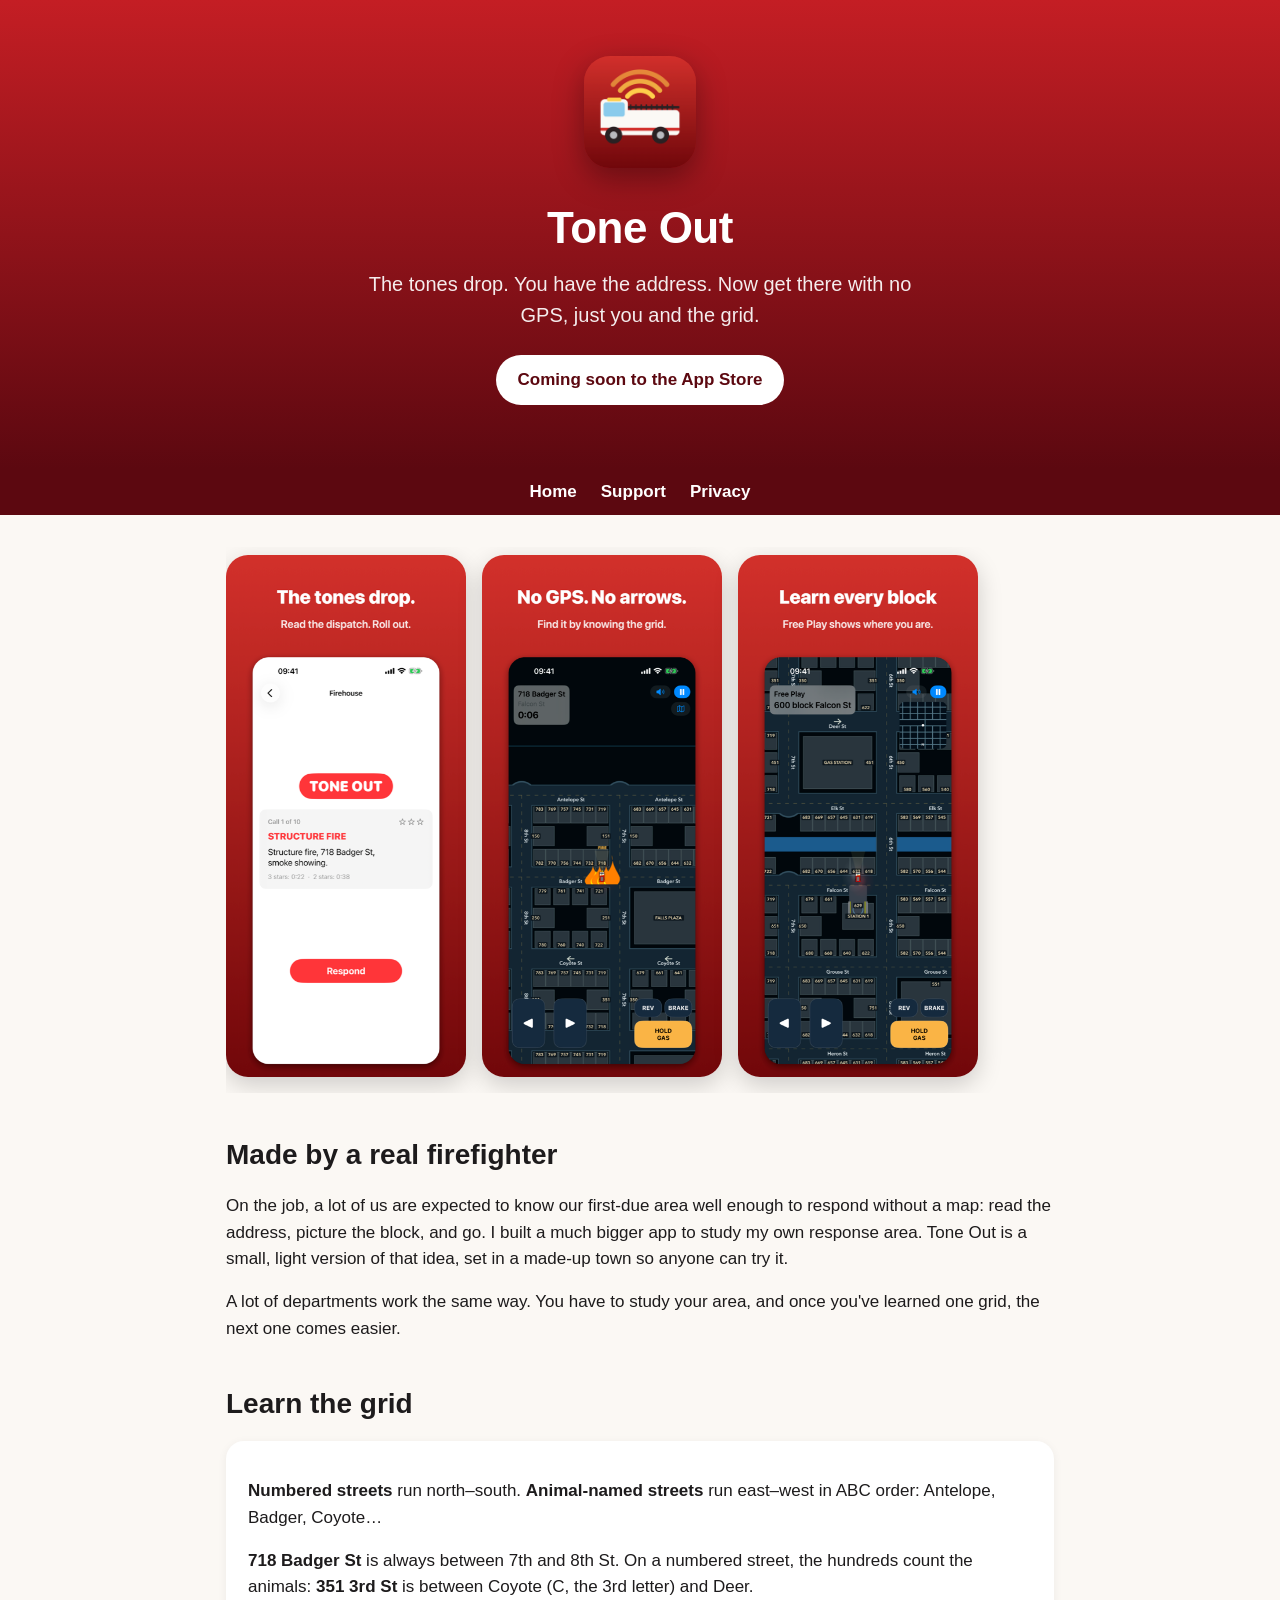
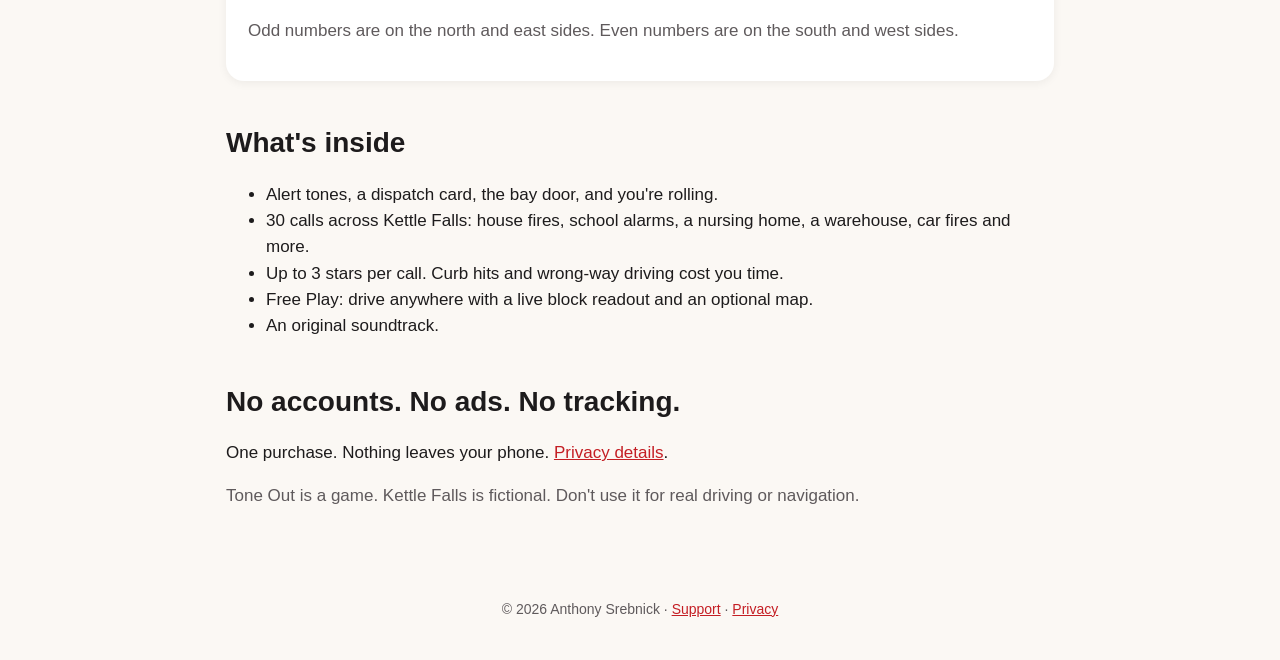
<file: index.html>
<!doctype html>
<html lang="en">
<head>
  <meta charset="utf-8">
  <meta name="viewport" content="width=device-width, initial-scale=1">
  <title>Tone Out: Fire Engine Run</title>
  <meta name="description" content="A driving game made by a real firefighter. Learn a town's grid and respond without GPS.">
  <link rel="icon" href="img/icon.png">
  <link rel="stylesheet" href="style.css">
</head>
<body>
  <header class="hero">
    <img class="icon" src="img/icon.png" alt="Tone Out app icon">
    <h1>Tone Out</h1>
    <p>The tones drop. You have the address. Now get there with no GPS, just you and the grid.</p>
    <a class="badge" href="#">Coming soon to the App Store</a>
  </header>
  <nav class="top"><a href="index.html">Home</a><a href="support.html">Support</a><a href="privacy.html">Privacy</a></nav>
  <main>
    <div class="shots">
      <img src="img/01-tones.png" alt="Alert tones and a dispatch card">
      <img src="img/02-fire.png" alt="Driving to the fire through the street grid">
      <img src="img/03-freeplay.png" alt="Free Play with a block readout">
    </div>

    <h2>Made by a real firefighter</h2>
    <p>On the job, a lot of us are expected to know our first-due area well enough to respond without a map: read the address, picture the block, and go. I built a much bigger app to study my own response area. Tone Out is a small, light version of that idea, set in a made-up town so anyone can try it.</p>
    <p>A lot of departments work the same way. You have to study your area, and once you've learned one grid, the next one comes easier.</p>

    <h2>Learn the grid</h2>
    <div class="card">
      <p><strong>Numbered streets</strong> run north–south. <strong>Animal-named streets</strong> run east–west in ABC order: Antelope, Badger, Coyote…</p>
      <p><strong>718 Badger St</strong> is always between 7th and 8th St. On a numbered street, the hundreds count the animals: <strong>351 3rd St</strong> is between Coyote (C, the 3rd letter) and Deer.</p>
      <p class="muted">Odd numbers are on the north and east sides. Even numbers are on the south and west sides.</p>
    </div>

    <h2>What's inside</h2>
    <ul>
      <li>Alert tones, a dispatch card, the bay door, and you're rolling.</li>
      <li>30 calls across Kettle Falls: house fires, school alarms, a nursing home, a warehouse, car fires and more.</li>
      <li>Up to 3 stars per call. Curb hits and wrong-way driving cost you time.</li>
      <li>Free Play: drive anywhere with a live block readout and an optional map.</li>
      <li>An original soundtrack.</li>
    </ul>

    <h2>No accounts. No ads. No tracking.</h2>
    <p>One purchase. Nothing leaves your phone. <a href="privacy.html">Privacy details</a>.</p>

    <p class="muted">Tone Out is a game. Kettle Falls is fictional. Don't use it for real driving or navigation.</p>
  </main>
  <footer>© 2026 Anthony Srebnick · <a href="support.html">Support</a> · <a href="privacy.html">Privacy</a></footer>
</body>
</html>
</file>
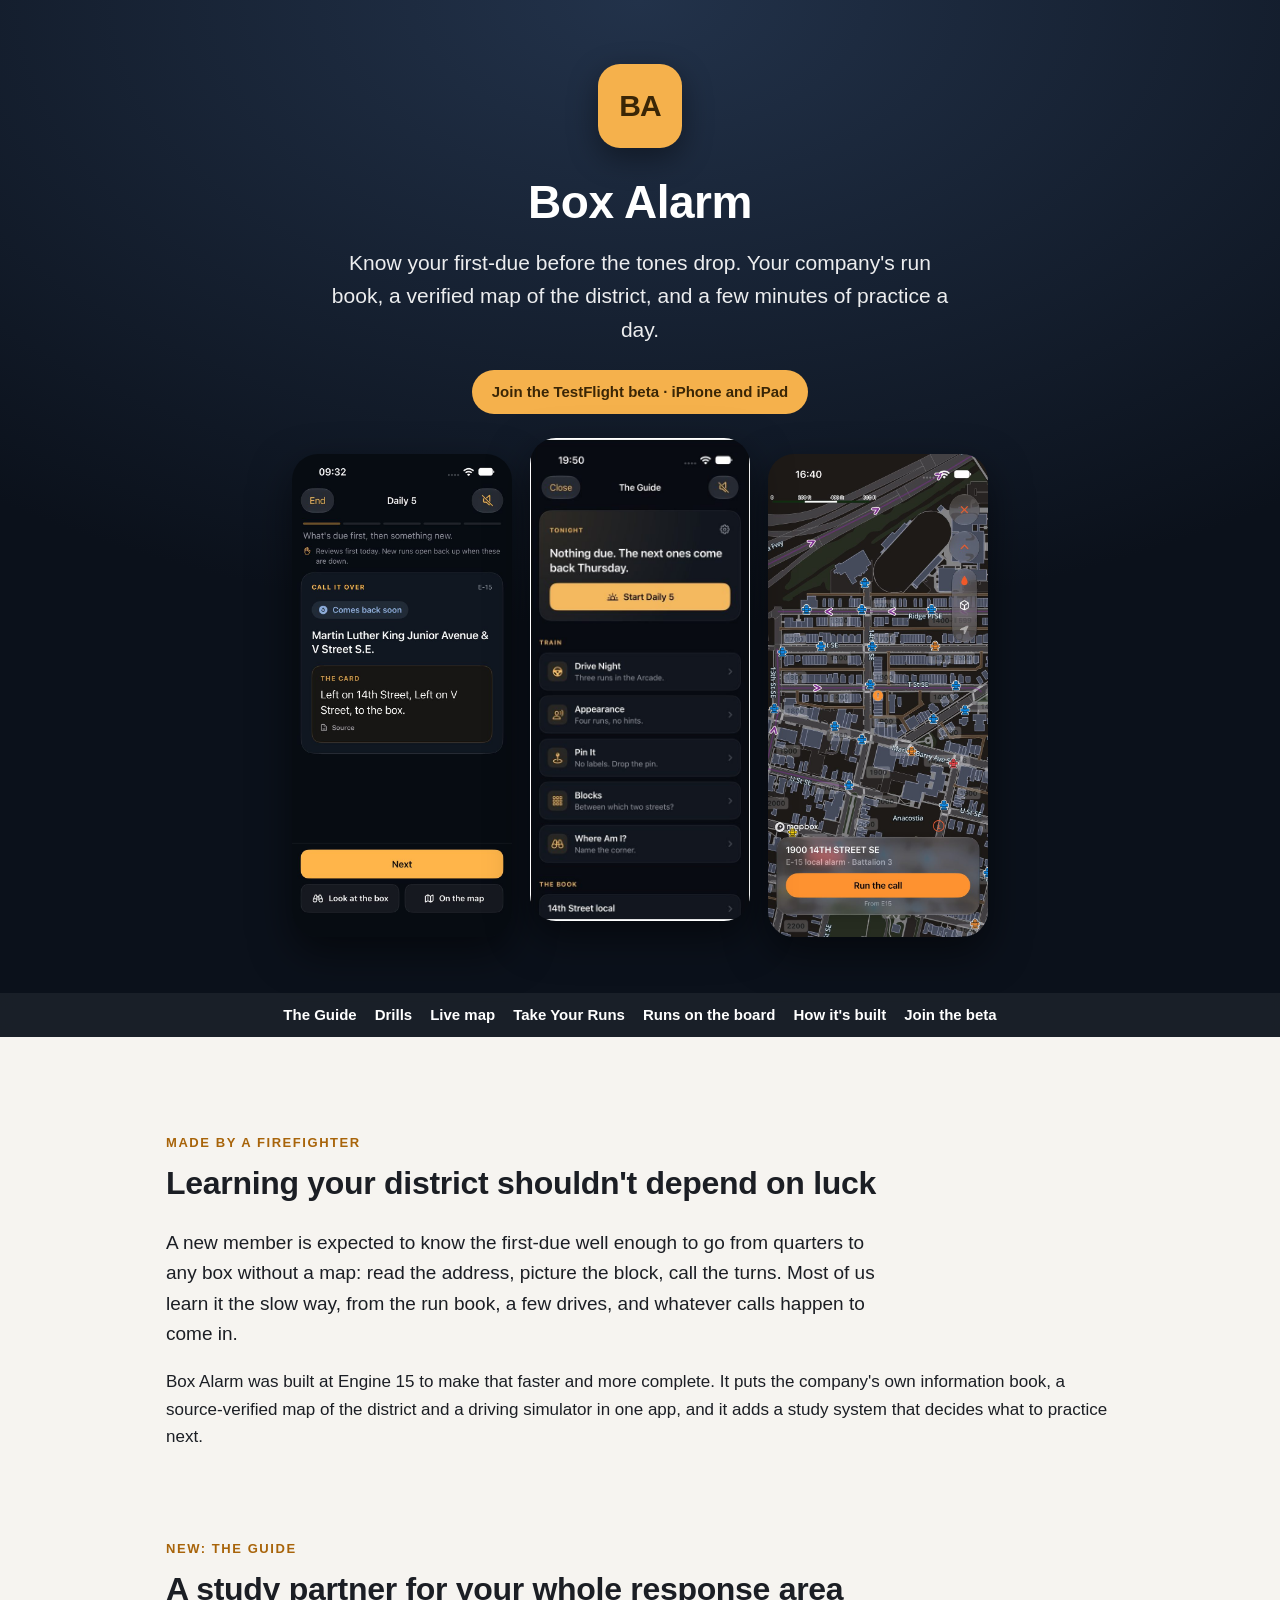
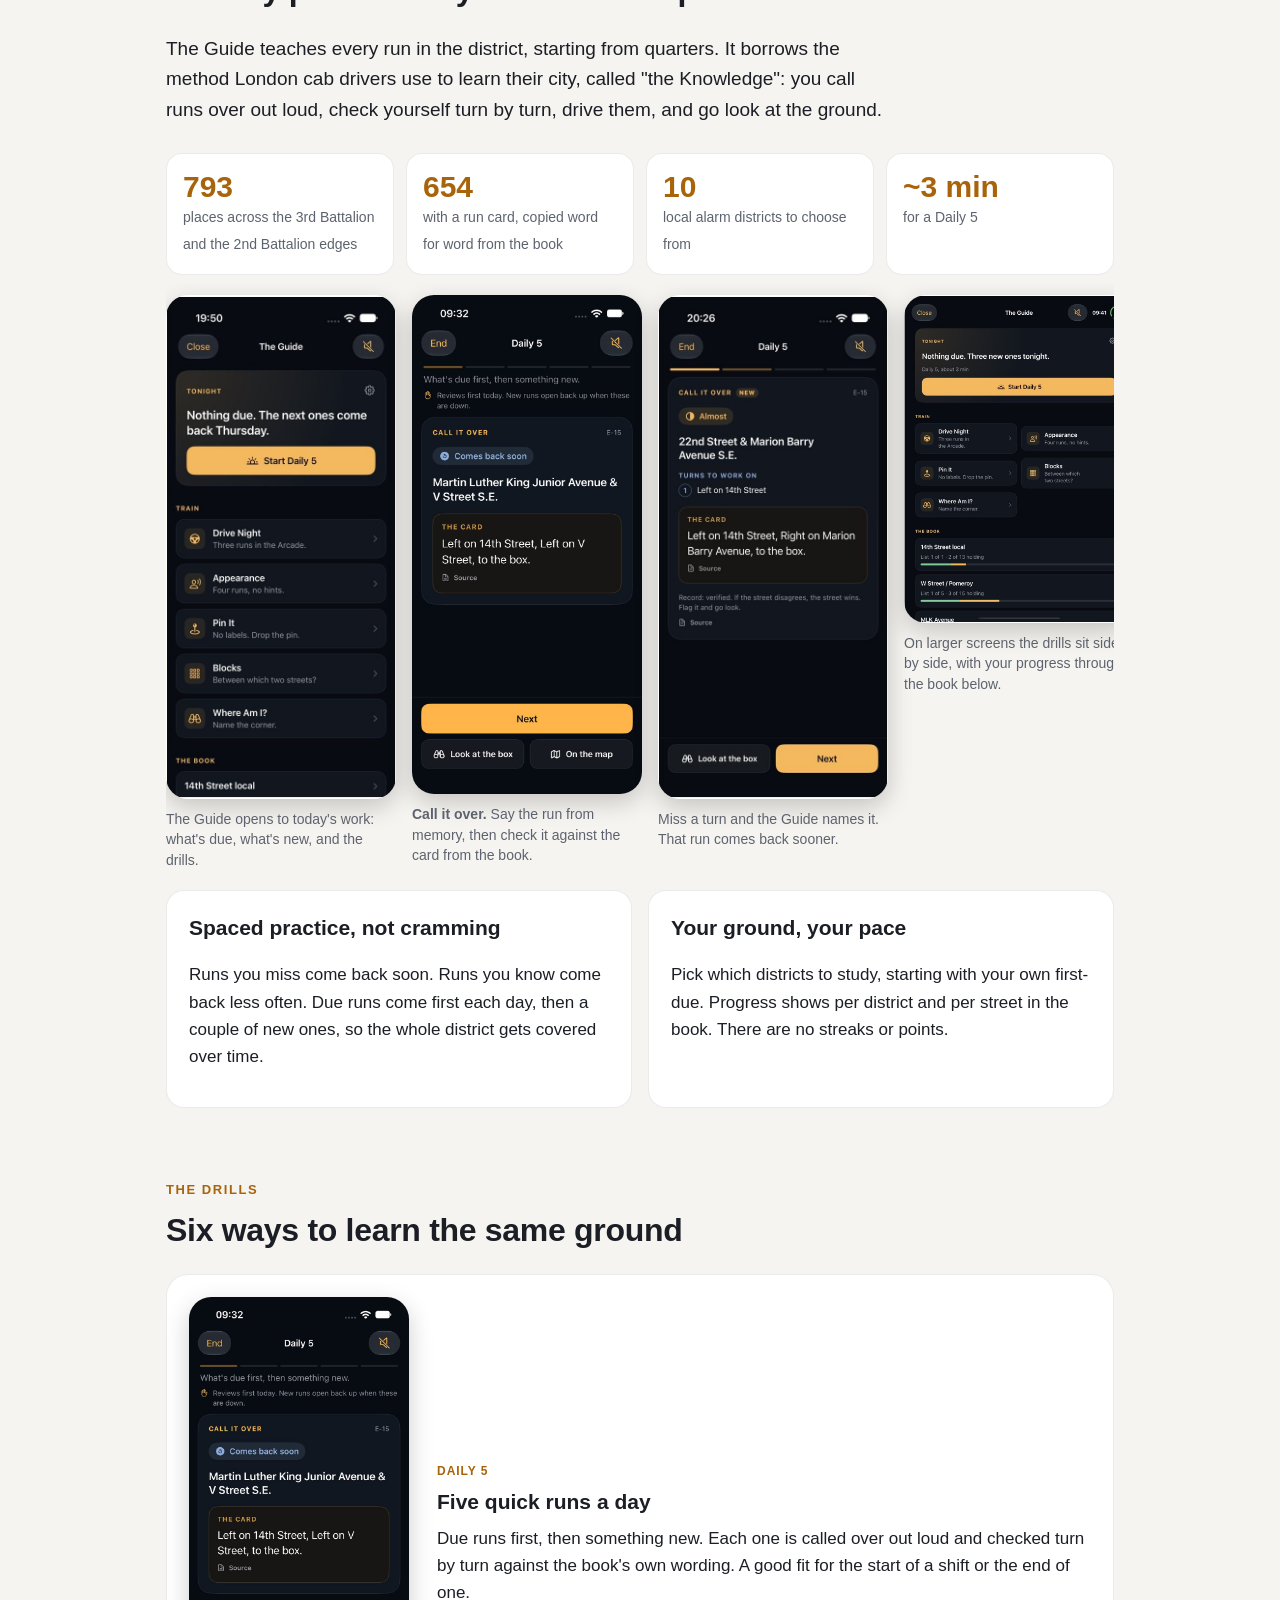
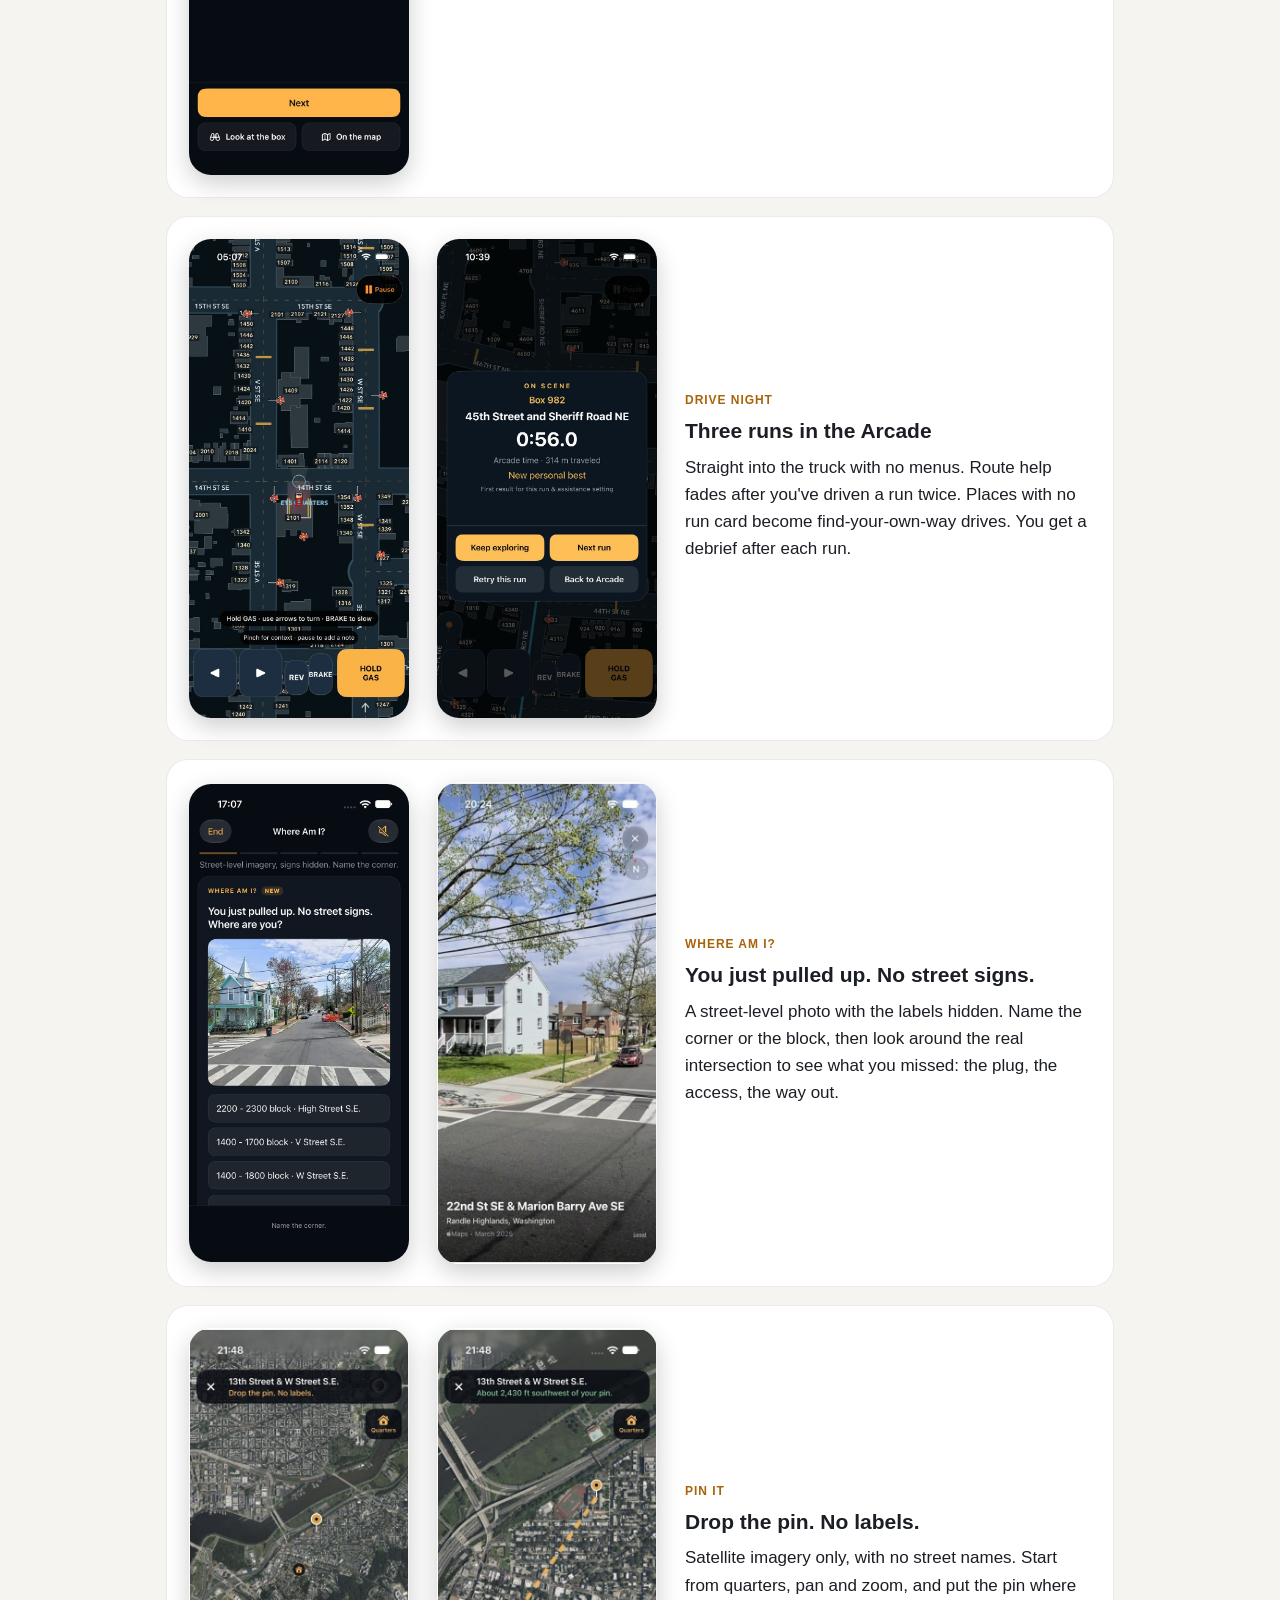
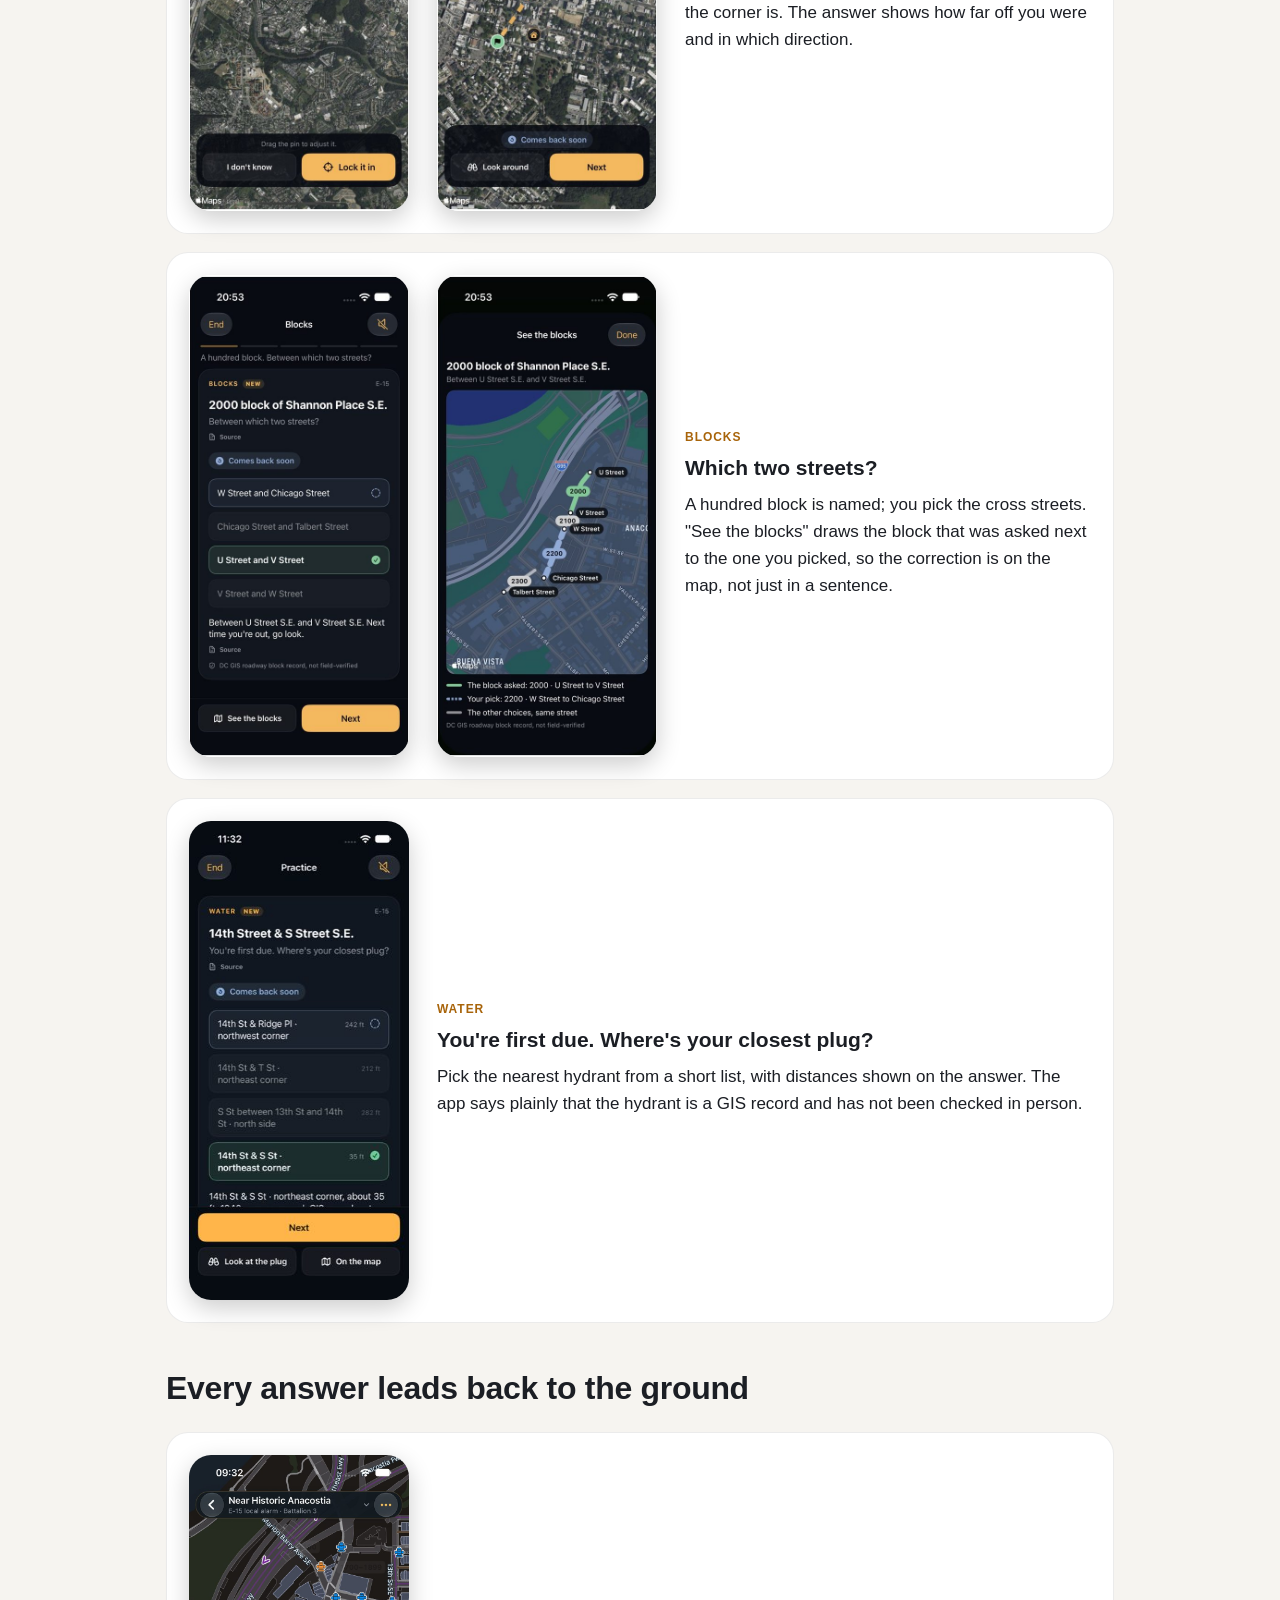
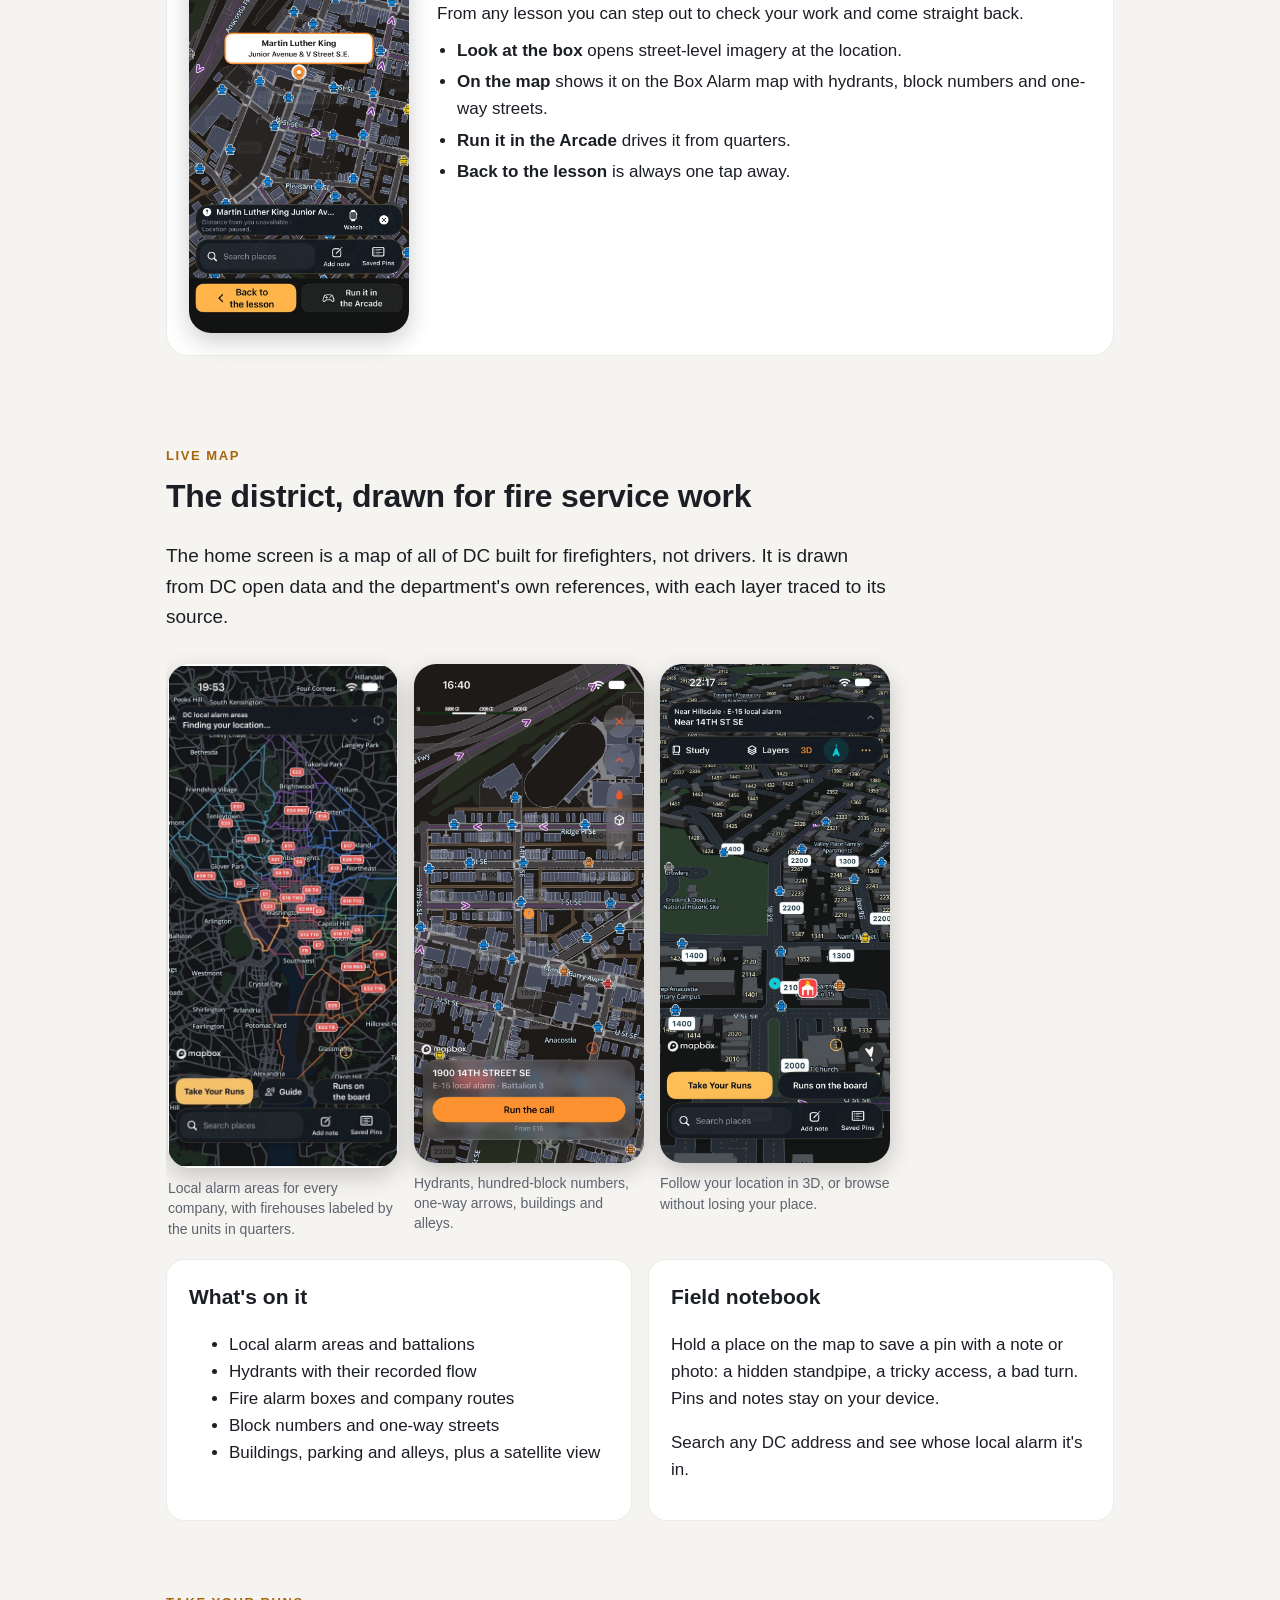
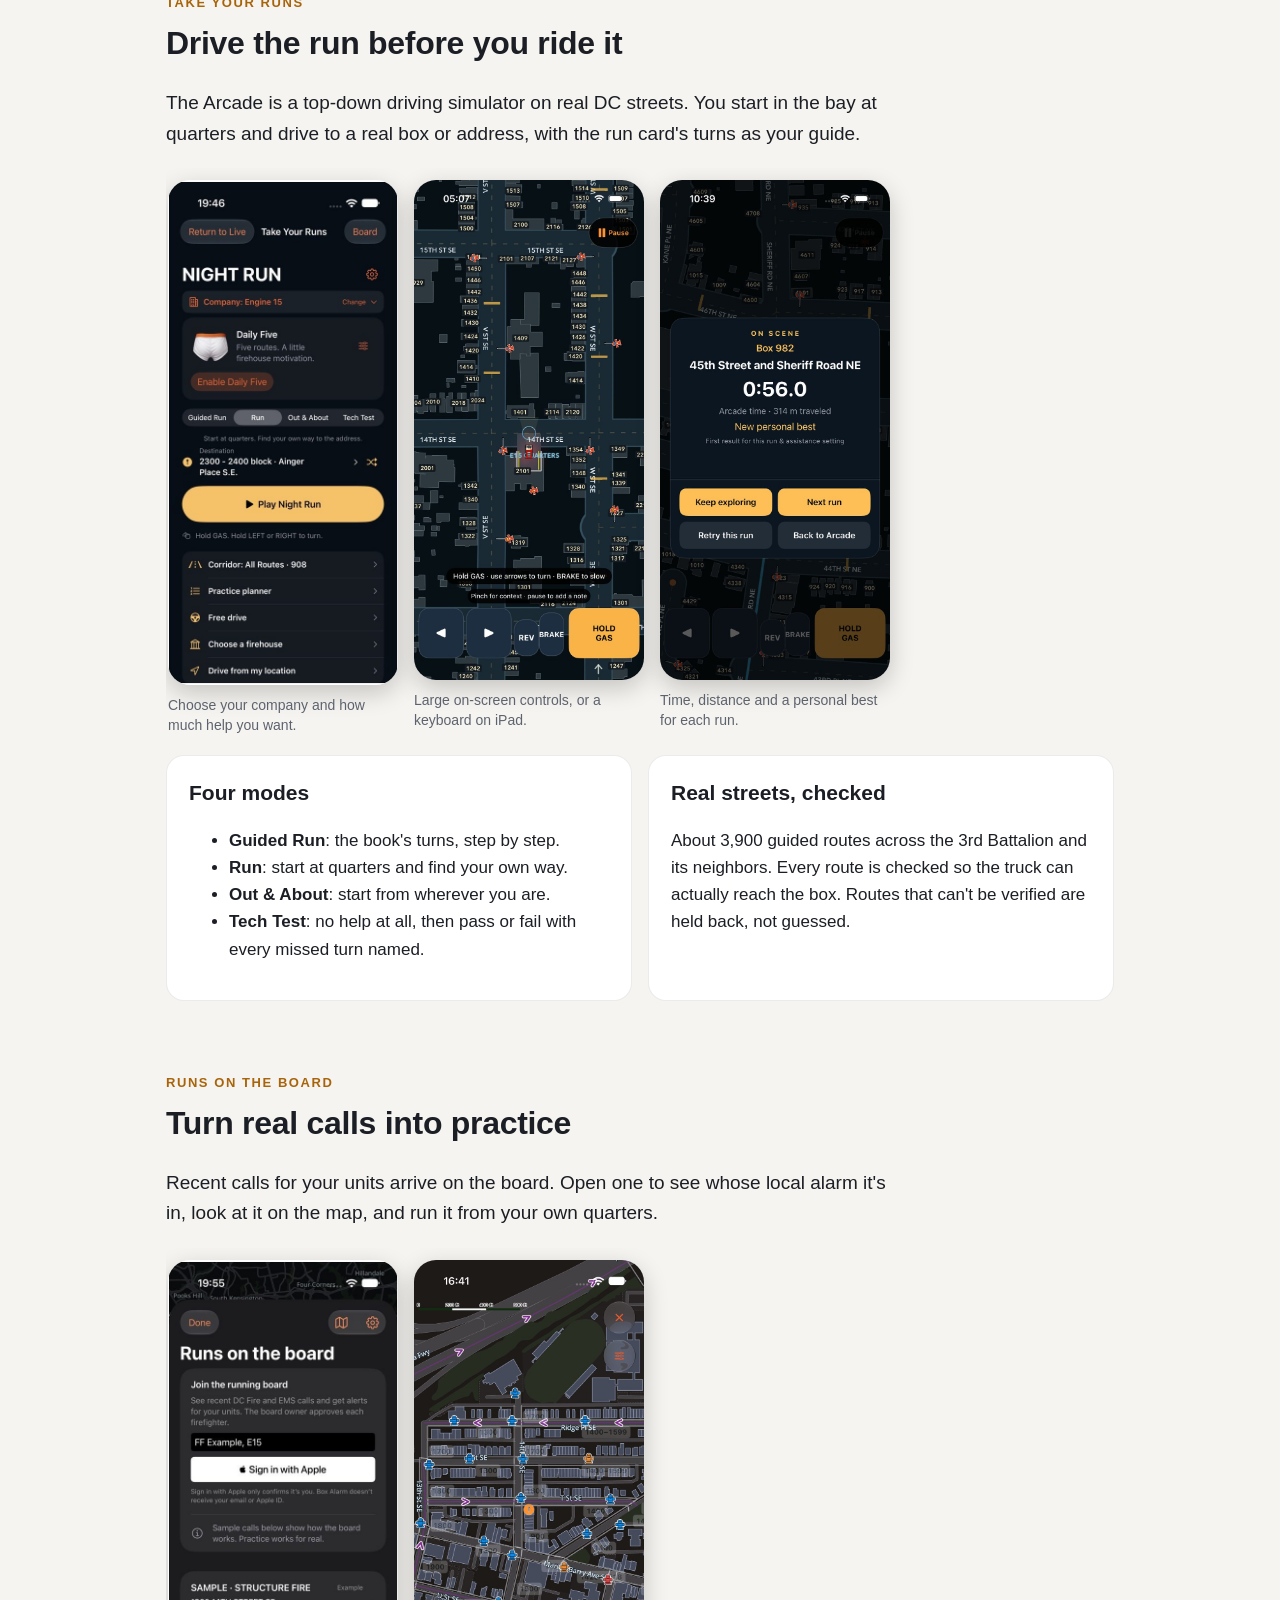
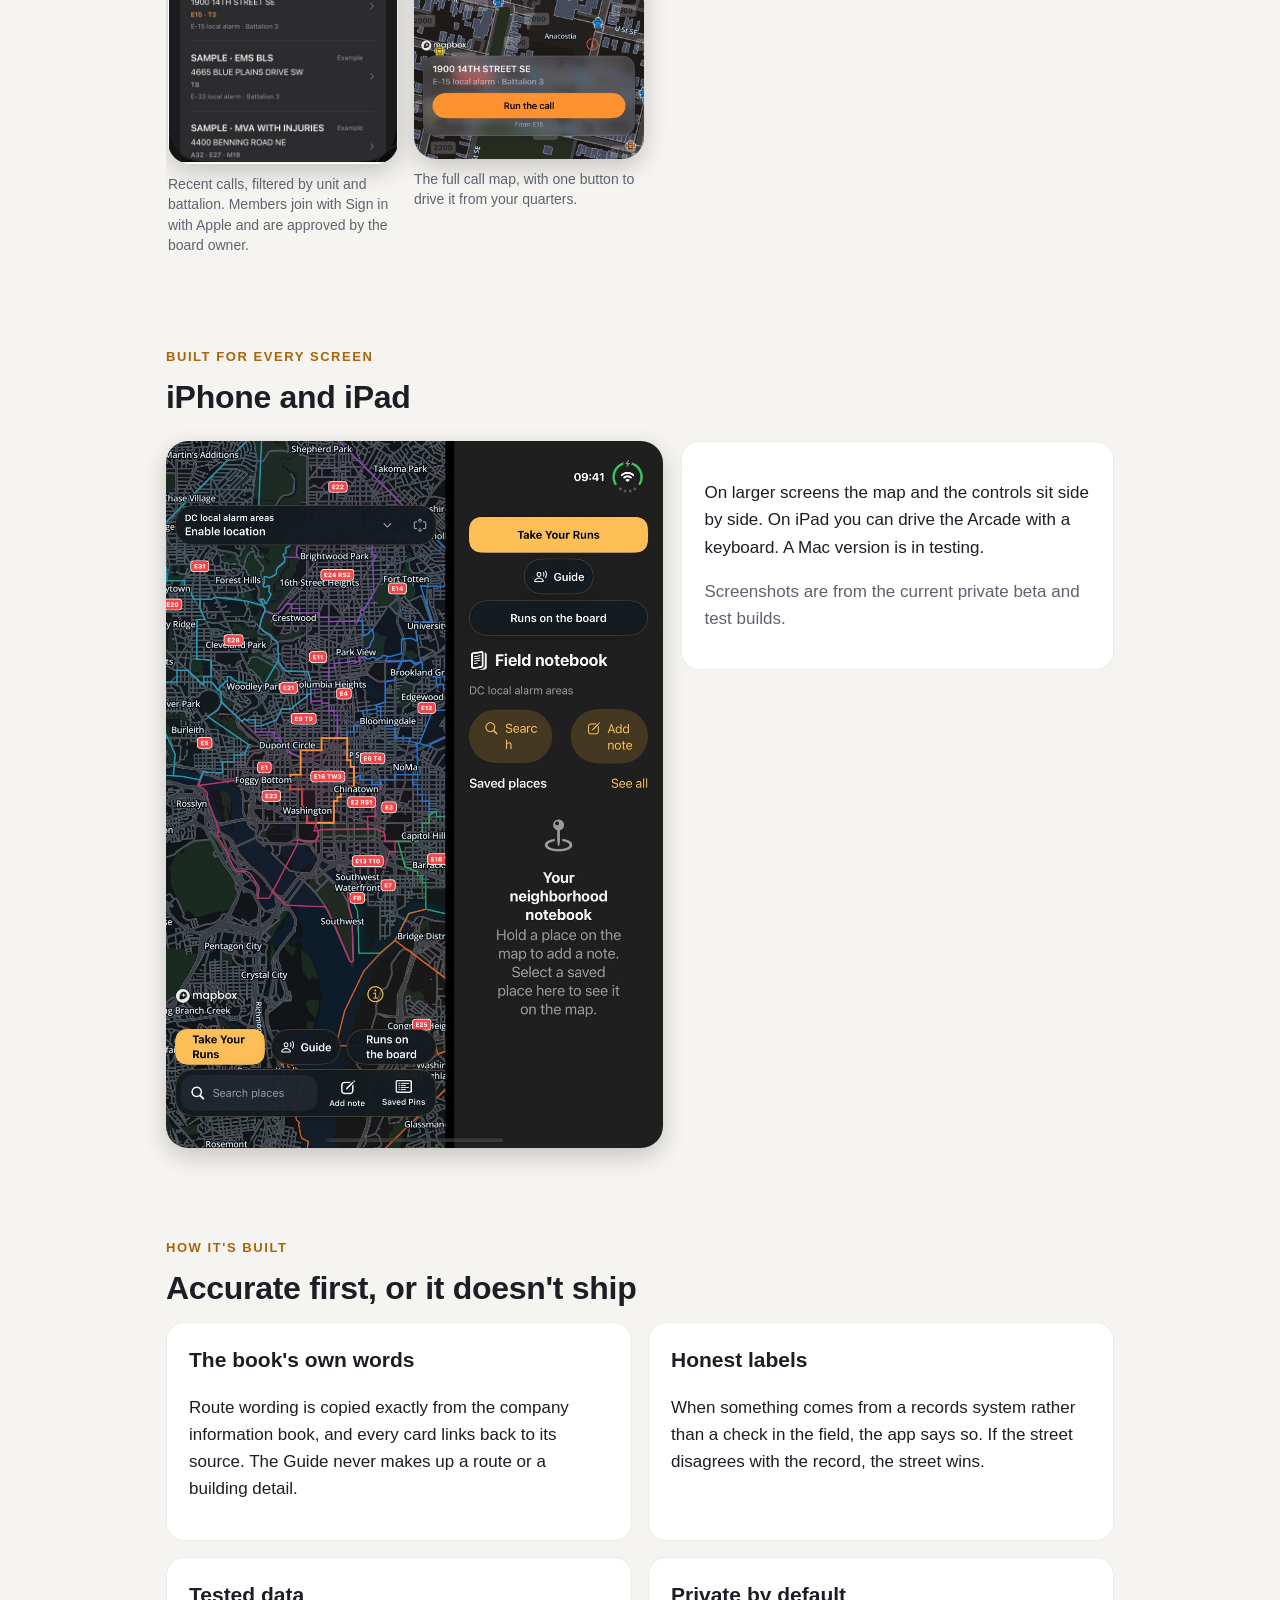
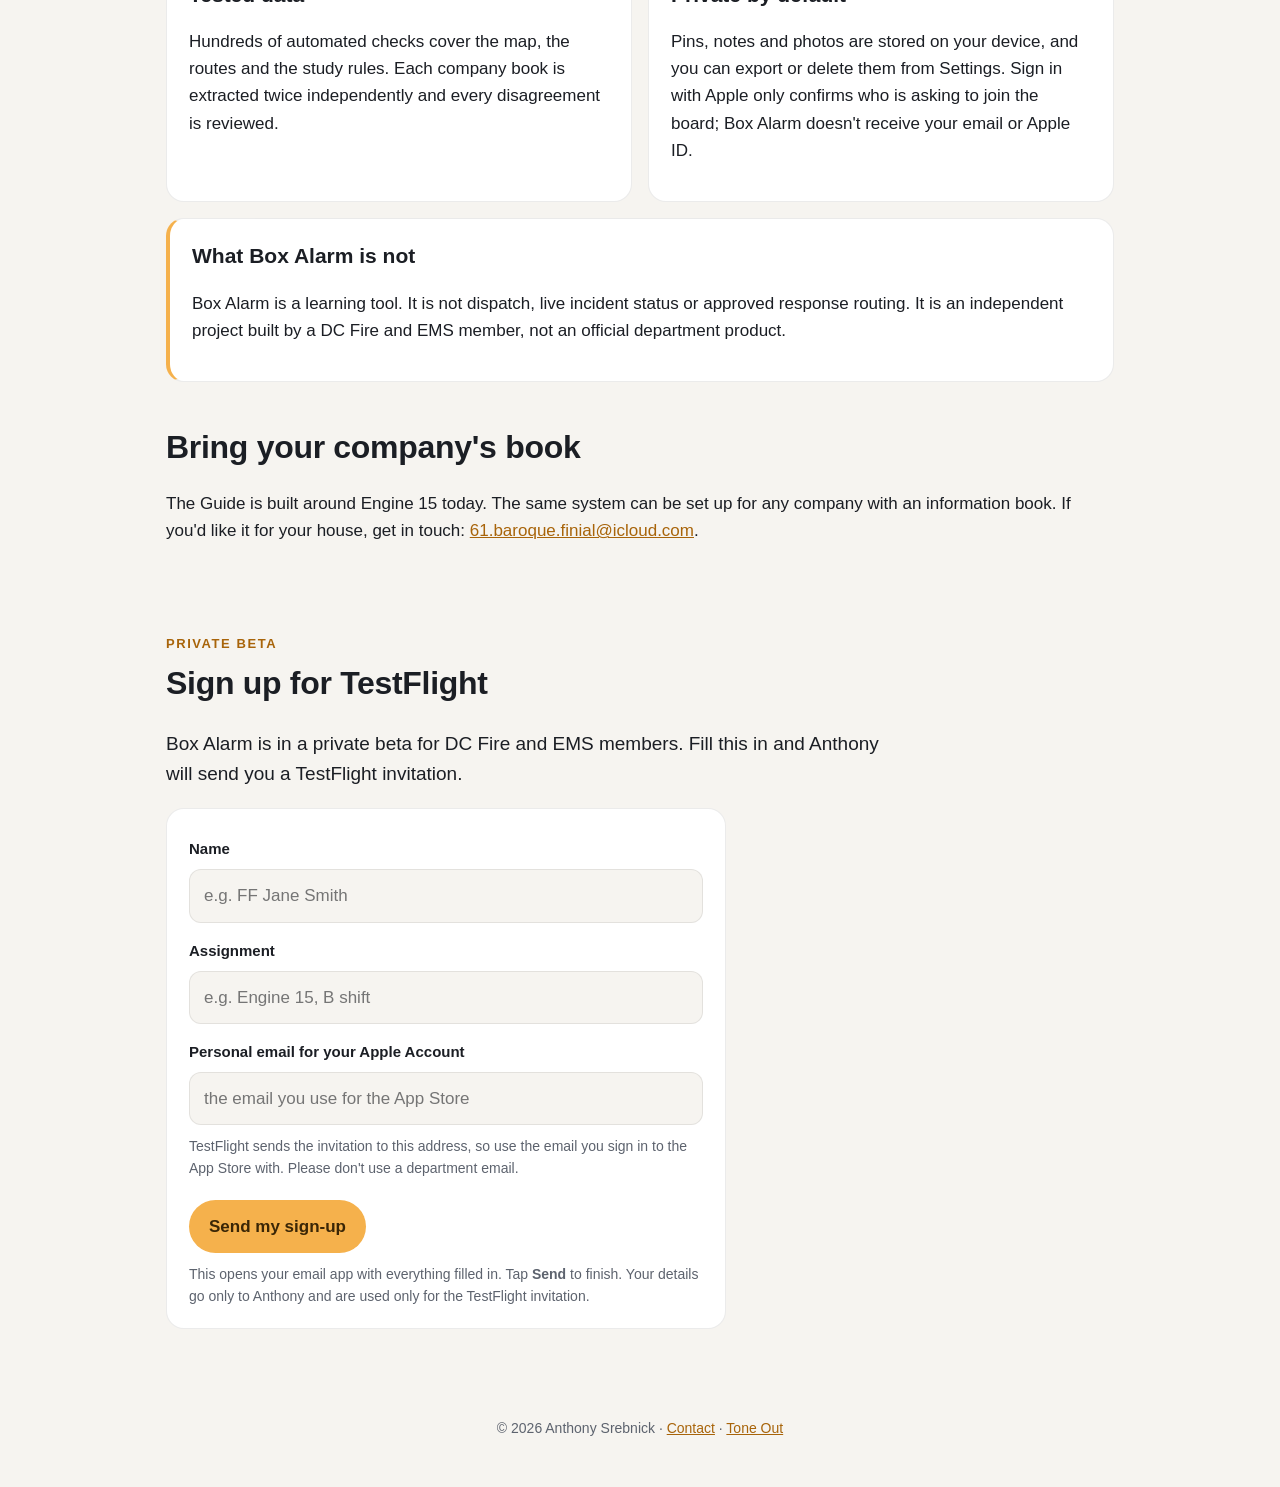
<file: boxalarm/index.html>
<!doctype html>
<html lang="en">
<head>
  <meta charset="utf-8">
  <meta name="viewport" content="width=device-width, initial-scale=1">
  <title>Box Alarm: Know Your First-Due</title>
  <meta name="description" content="A study app for DC firefighters. The Guide teaches your company's response area run by run, from your own information book, with a verified map and practice runs.">
  <link rel="icon" href="data:image/svg+xml,%3Csvg xmlns='http://www.w3.org/2000/svg' viewBox='0 0 64 64'%3E%3Crect width='64' height='64' rx='14' fill='%23f5b14c'/%3E%3Ctext x='32' y='42' font-family='Helvetica,Arial' font-weight='800' font-size='28' text-anchor='middle' fill='%233a2606'%3EBA%3C/text%3E%3C/svg%3E">
  <link rel="stylesheet" href="style.css">
</head>
<body>
  <header class="hero">
    <div class="mark" aria-hidden="true">BA</div>
    <h1>Box Alarm</h1>
    <p class="lede">Know your first-due before the tones drop. Your company's run book, a verified map of the district, and a few minutes of practice a day.</p>
    <a class="badge" href="#join">Join the TestFlight beta · iPhone and iPad</a>
    <div class="hero-shots">
      <img src="img/daily5-card.jpg" alt="Daily 5: call over the run to Martin Luther King Jr Ave and V St SE, then check it against the card">
      <img src="img/guide-home.jpg" alt="The Guide home screen with Daily 5 and the training drills">
      <img src="img/call-map.jpg" alt="Full-screen call map with hydrants, block numbers and one-way arrows">
    </div>
  </header>
  <nav class="top">
    <a href="#guide">The Guide</a><a href="#drills">Drills</a><a href="#map">Live map</a><a href="#arcade">Take Your Runs</a><a href="#board">Runs on the board</a><a href="#trust">How it's built</a><a href="#join">Join the beta</a>
  </nav>

  <main>
    <section>
      <p class="kicker">Made by a firefighter</p>
      <h2>Learning your district shouldn't depend on luck</h2>
      <p class="intro">A new member is expected to know the first-due well enough to go from quarters to any box without a map: read the address, picture the block, call the turns. Most of us learn it the slow way, from the run book, a few drives, and whatever calls happen to come in.</p>
      <p>Box Alarm was built at Engine 15 to make that faster and more complete. It puts the company's own information book, a source-verified map of the district and a driving simulator in one app, and it adds a study system that decides what to practice next.</p>
    </section>

    <section id="guide">
      <p class="kicker">New: The Guide</p>
      <h2>A study partner for your whole response area</h2>
      <p class="intro">The Guide teaches every run in the district, starting from quarters. It borrows the method London cab drivers use to learn their city, called "the Knowledge": you call runs over out loud, check yourself turn by turn, drive them, and go look at the ground.</p>

      <div class="stats">
        <div class="stat"><b>793</b><span>places across the 3rd Battalion and the 2nd Battalion edges</span></div>
        <div class="stat"><b>654</b><span>with a run card, copied word for word from the book</span></div>
        <div class="stat"><b>10</b><span>local alarm districts to choose from</span></div>
        <div class="stat"><b>~3 min</b><span>for a Daily 5</span></div>
      </div>

      <div class="shots">
        <figure><img src="img/guide-home.jpg" alt="The Guide home"><figcaption>The Guide opens to today's work: what's due, what's new, and the drills.</figcaption></figure>
        <figure><img src="img/daily5-card.jpg" alt="Daily 5 Call it over card"><figcaption><b>Call it over.</b> Say the run from memory, then check it against the card from the book.</figcaption></figure>
        <figure><img src="img/daily5-almost.jpg" alt="Daily 5 result marked Almost with the turn to work on"><figcaption>Miss a turn and the Guide names it. That run comes back sooner.</figcaption></figure>
        <figure><img src="img/wide-guide.jpg" alt="The Guide on a larger screen"><figcaption>On larger screens the drills sit side by side, with your progress through the book below.</figcaption></figure>
      </div>

      <div class="grid2">
        <div class="card">
          <h3>Spaced practice, not cramming</h3>
          <p>Runs you miss come back soon. Runs you know come back less often. Due runs come first each day, then a couple of new ones, so the whole district gets covered over time.</p>
        </div>
        <div class="card">
          <h3>Your ground, your pace</h3>
          <p>Pick which districts to study, starting with your own first-due. Progress shows per district and per street in the book. There are no streaks or points.</p>
        </div>
      </div>
    </section>

    <section id="drills">
      <p class="kicker">The drills</p>
      <h2>Six ways to learn the same ground</h2>

      <div class="feature">
        <img src="img/daily5-card.jpg" alt="Daily 5">
        <div>
          <span class="tag">Daily 5</span>
          <h3>Five quick runs a day</h3>
          <p>Due runs first, then something new. Each one is called over out loud and checked turn by turn against the book's own wording. A good fit for the start of a shift or the end of one.</p>
        </div>
      </div>

      <div class="feature pair">
        <img src="img/arcade-drive.jpg" alt="Driving a practice run in the Arcade">
        <img src="img/arcade-scene.jpg" alt="On scene result with time and distance">
        <div>
          <span class="tag">Drive Night</span>
          <h3>Three runs in the Arcade</h3>
          <p>Straight into the truck with no menus. Route help fades after you've driven a run twice. Places with no run card become find-your-own-way drives. You get a debrief after each run.</p>
        </div>
      </div>

      <div class="feature pair">
        <img src="img/where-am-i.jpg" alt="Where Am I? street-level photo with no signs">
        <img src="img/look-around.jpg" alt="Apple Look Around at the answer corner">
        <div>
          <span class="tag">Where Am I?</span>
          <h3>You just pulled up. No street signs.</h3>
          <p>A street-level photo with the labels hidden. Name the corner or the block, then look around the real intersection to see what you missed: the plug, the access, the way out.</p>
        </div>
      </div>

      <div class="feature pair">
        <img src="img/pin-it-drop.jpg" alt="Pin It satellite map with no labels">
        <img src="img/pin-it-answer.jpg" alt="Pin It answer showing the distance from the pin">
        <div>
          <span class="tag">Pin It</span>
          <h3>Drop the pin. No labels.</h3>
          <p>Satellite imagery only, with no street names. Start from quarters, pan and zoom, and put the pin where the corner is. The answer shows how far off you were and in which direction.</p>
        </div>
      </div>

      <div class="feature pair">
        <img src="img/blocks-answer.jpg" alt="Blocks question: which two streets bound the 2000 block">
        <img src="img/blocks-map.jpg" alt="See the blocks map comparing the right block with the pick">
        <div>
          <span class="tag">Blocks</span>
          <h3>Which two streets?</h3>
          <p>A hundred block is named; you pick the cross streets. "See the blocks" draws the block that was asked next to the one you picked, so the correction is on the map, not just in a sentence.</p>
        </div>
      </div>

      <div class="feature">
        <img src="img/water.jpg" alt="Water drill: pick the closest hydrant">
        <div>
          <span class="tag">Water</span>
          <h3>You're first due. Where's your closest plug?</h3>
          <p>Pick the nearest hydrant from a short list, with distances shown on the answer. The app says plainly that the hydrant is a GIS record and has not been checked in person.</p>
        </div>
      </div>

      <h2>Every answer leads back to the ground</h2>
      <div class="feature">
        <img src="img/on-the-map.jpg" alt="Lesson location on the Box Alarm map with Back to the lesson and Run it in the Arcade buttons">
        <div>
          <p>From any lesson you can step out to check your work and come straight back.</p>
          <ul>
            <li><b>Look at the box</b> opens street-level imagery at the location.</li>
            <li><b>On the map</b> shows it on the Box Alarm map with hydrants, block numbers and one-way streets.</li>
            <li><b>Run it in the Arcade</b> drives it from quarters.</li>
            <li><b>Back to the lesson</b> is always one tap away.</li>
          </ul>
        </div>
      </div>
    </section>

    <section id="map">
      <p class="kicker">Live map</p>
      <h2>The district, drawn for fire service work</h2>
      <p class="intro">The home screen is a map of all of DC built for firefighters, not drivers. It is drawn from DC open data and the department's own references, with each layer traced to its source.</p>
      <div class="shots">
        <figure><img src="img/live-dc.jpg" alt="Citywide map with local alarm areas and firehouse labels"><figcaption>Local alarm areas for every company, with firehouses labeled by the units in quarters.</figcaption></figure>
        <figure><img src="img/call-map.jpg" alt="Close-up map with hydrants and block numbers"><figcaption>Hydrants, hundred-block numbers, one-way arrows, buildings and alleys.</figcaption></figure>
        <figure><img src="img/live-3d.jpg" alt="3D map following your location"><figcaption>Follow your location in 3D, or browse without losing your place.</figcaption></figure>
      </div>
      <div class="grid2">
        <div class="card">
          <h3>What's on it</h3>
          <ul>
            <li>Local alarm areas and battalions</li>
            <li>Hydrants with their recorded flow</li>
            <li>Fire alarm boxes and company routes</li>
            <li>Block numbers and one-way streets</li>
            <li>Buildings, parking and alleys, plus a satellite view</li>
          </ul>
        </div>
        <div class="card">
          <h3>Field notebook</h3>
          <p>Hold a place on the map to save a pin with a note or photo: a hidden standpipe, a tricky access, a bad turn. Pins and notes stay on your device.</p>
          <p>Search any DC address and see whose local alarm it's in.</p>
        </div>
      </div>
    </section>

    <section id="arcade">
      <p class="kicker">Take Your Runs</p>
      <h2>Drive the run before you ride it</h2>
      <p class="intro">The Arcade is a top-down driving simulator on real DC streets. You start in the bay at quarters and drive to a real box or address, with the run card's turns as your guide.</p>
      <div class="shots">
        <figure><img src="img/arcade-menu.jpg" alt="Take Your Runs menu with company and modes"><figcaption>Choose your company and how much help you want.</figcaption></figure>
        <figure><img src="img/arcade-drive.jpg" alt="Driving with on-screen controls"><figcaption>Large on-screen controls, or a keyboard on iPad.</figcaption></figure>
        <figure><img src="img/arcade-scene.jpg" alt="On scene result"><figcaption>Time, distance and a personal best for each run.</figcaption></figure>
      </div>
      <div class="grid2">
        <div class="card">
          <h3>Four modes</h3>
          <ul>
            <li><b>Guided Run</b>: the book's turns, step by step.</li>
            <li><b>Run</b>: start at quarters and find your own way.</li>
            <li><b>Out &amp; About</b>: start from wherever you are.</li>
            <li><b>Tech Test</b>: no help at all, then pass or fail with every missed turn named.</li>
          </ul>
        </div>
        <div class="card">
          <h3>Real streets, checked</h3>
          <p>About 3,900 guided routes across the 3rd Battalion and its neighbors. Every route is checked so the truck can actually reach the box. Routes that can't be verified are held back, not guessed.</p>
        </div>
      </div>
    </section>

    <section id="board">
      <p class="kicker">Runs on the board</p>
      <h2>Turn real calls into practice</h2>
      <p class="intro">Recent calls for your units arrive on the board. Open one to see whose local alarm it's in, look at it on the map, and run it from your own quarters.</p>
      <div class="shots">
        <figure><img src="img/board.jpg" alt="Runs on the board with sample calls"><figcaption>Recent calls, filtered by unit and battalion. Members join with Sign in with Apple and are approved by the board owner.</figcaption></figure>
        <figure><img src="img/run-the-call.jpg" alt="Call map with Run the call button"><figcaption>The full call map, with one button to drive it from your quarters.</figcaption></figure>
      </div>
    </section>

    <section>
      <p class="kicker">Built for every screen</p>
      <h2>iPhone and iPad</h2>
      <div class="wide">
        <img src="img/wide-live.jpg" alt="Live map with the side panel on a larger screen">
        <div class="card" style="margin:0">
          <p>On larger screens the map and the controls sit side by side. On iPad you can drive the Arcade with a keyboard. A Mac version is in testing.</p>
          <p class="muted">Screenshots are from the current private beta and test builds.</p>
        </div>
      </div>
    </section>

    <section id="trust">
      <p class="kicker">How it's built</p>
      <h2>Accurate first, or it doesn't ship</h2>
      <div class="grid2">
        <div class="card">
          <h3>The book's own words</h3>
          <p>Route wording is copied exactly from the company information book, and every card links back to its source. The Guide never makes up a route or a building detail.</p>
        </div>
        <div class="card">
          <h3>Honest labels</h3>
          <p>When something comes from a records system rather than a check in the field, the app says so. If the street disagrees with the record, the street wins.</p>
        </div>
        <div class="card">
          <h3>Tested data</h3>
          <p>Hundreds of automated checks cover the map, the routes and the study rules. Each company book is extracted twice independently and every disagreement is reviewed.</p>
        </div>
        <div class="card">
          <h3>Private by default</h3>
          <p>Pins, notes and photos are stored on your device, and you can export or delete them from Settings. Sign in with Apple only confirms who is asking to join the board; Box Alarm doesn't receive your email or Apple ID.</p>
        </div>
      </div>

      <div class="card limits">
        <h3>What Box Alarm is not</h3>
        <p>Box Alarm is a learning tool. It is not dispatch, live incident status or approved response routing. It is an independent project built by a DC Fire and EMS member, not an official department product.</p>
      </div>

      <h2>Bring your company's book</h2>
      <p>The Guide is built around Engine 15 today. The same system can be set up for any company with an information book. If you'd like it for your house, get in touch: <a href="mailto:61.baroque.finial@icloud.com">61.baroque.finial@icloud.com</a>.</p>
    </section>

    <section id="join">
      <p class="kicker">Private beta</p>
      <h2>Sign up for TestFlight</h2>
      <p class="intro">Box Alarm is in a private beta for DC Fire and EMS members. Fill this in and Anthony will send you a TestFlight invitation.</p>
      <form class="card signup" id="signup" novalidate>
        <label for="su-name">Name</label>
        <input id="su-name" name="name" autocomplete="name" placeholder="e.g. FF Jane Smith" required>
        <label for="su-assignment">Assignment</label>
        <input id="su-assignment" name="assignment" placeholder="e.g. Engine 15, B shift" required>
        <label for="su-email">Personal email for your Apple Account</label>
        <input id="su-email" name="email" type="email" autocomplete="email" inputmode="email" placeholder="the email you use for the App Store" required>
        <p class="hint">TestFlight sends the invitation to this address, so use the email you sign in to the App Store with. Please don't use a department email.</p>
        <p class="error" id="su-error" role="alert" hidden></p>
        <a class="send" id="su-send" href="mailto:61.baroque.finial@icloud.com">Send my sign-up</a>
        <p class="hint">This opens your email app with everything filled in. Tap <b>Send</b> to finish. Your details go only to Anthony and are used only for the TestFlight invitation.</p>
      </form>
      <div class="card signup-done" id="signup-done" hidden>
        <h3>Almost done: tap Send in your email app</h3>
        <p>If your email app didn't open, copy this and email it to <b>61.baroque.finial@icloud.com</b>:</p>
        <pre id="su-text"></pre>
        <button type="button" id="su-copy">Copy</button>
      </div>
    </section>
  </main>

  <footer>© 2026 Anthony Srebnick · <a href="mailto:61.baroque.finial@icloud.com">Contact</a> · <a href="../index.html">Tone Out</a></footer>

  <dialog class="zoom" id="zoom"><img alt=""></dialog>
  <script>
    const zoom = document.getElementById('zoom');
    const big = zoom.querySelector('img');
    document.querySelectorAll('main img').forEach(img => {
      img.loading = 'lazy';
      img.addEventListener('click', () => { big.src = img.src; big.alt = img.alt; zoom.showModal(); });
    });
    zoom.addEventListener('click', () => zoom.close());

    const to = '61.baroque.finial@icloud.com';
    const form = document.getElementById('signup');
    const err = document.getElementById('su-error');
    const send = document.getElementById('su-send');
    // A real link the person taps is what iPhone Safari reliably opens in Mail.
    function draft() {
      const name = form.name.value.trim(), assignment = form.assignment.value.trim(), email = form.email.value.trim();
      let problem = '';
      if (!name) problem = 'Please enter your name.';
      else if (!assignment) problem = 'Please enter your assignment.';
      else if (!/^[^\s@]+@[^\s@]+\.[^\s@]+$/.test(email)) problem = 'Please enter a valid email address.';
      const body = `Box Alarm TestFlight sign-up\n\nName: ${name}\nAssignment: ${assignment}\nApple Account email: ${email}\n`;
      send.href = `mailto:${to}?subject=${encodeURIComponent('Box Alarm TestFlight sign-up: ' + name)}&body=${encodeURIComponent(body)}`;
      return { problem, body };
    }
    form.addEventListener('input', () => { draft(); err.hidden = true; });
    send.addEventListener('click', e => {
      const { problem, body } = draft();
      err.textContent = problem; err.hidden = !problem;
      if (problem) { e.preventDefault(); return; }
      document.getElementById('su-text').textContent = body;
      document.getElementById('signup-done').hidden = false;
    });
    form.addEventListener('submit', e => { e.preventDefault(); send.click(); });
    document.getElementById('su-copy').addEventListener('click', e => {
      const text = document.getElementById('su-text').textContent;
      navigator.clipboard.writeText(text).then(() => { e.target.textContent = 'Copied'; }, () => {});
    });
  </script>
</body>
</html>
</file>
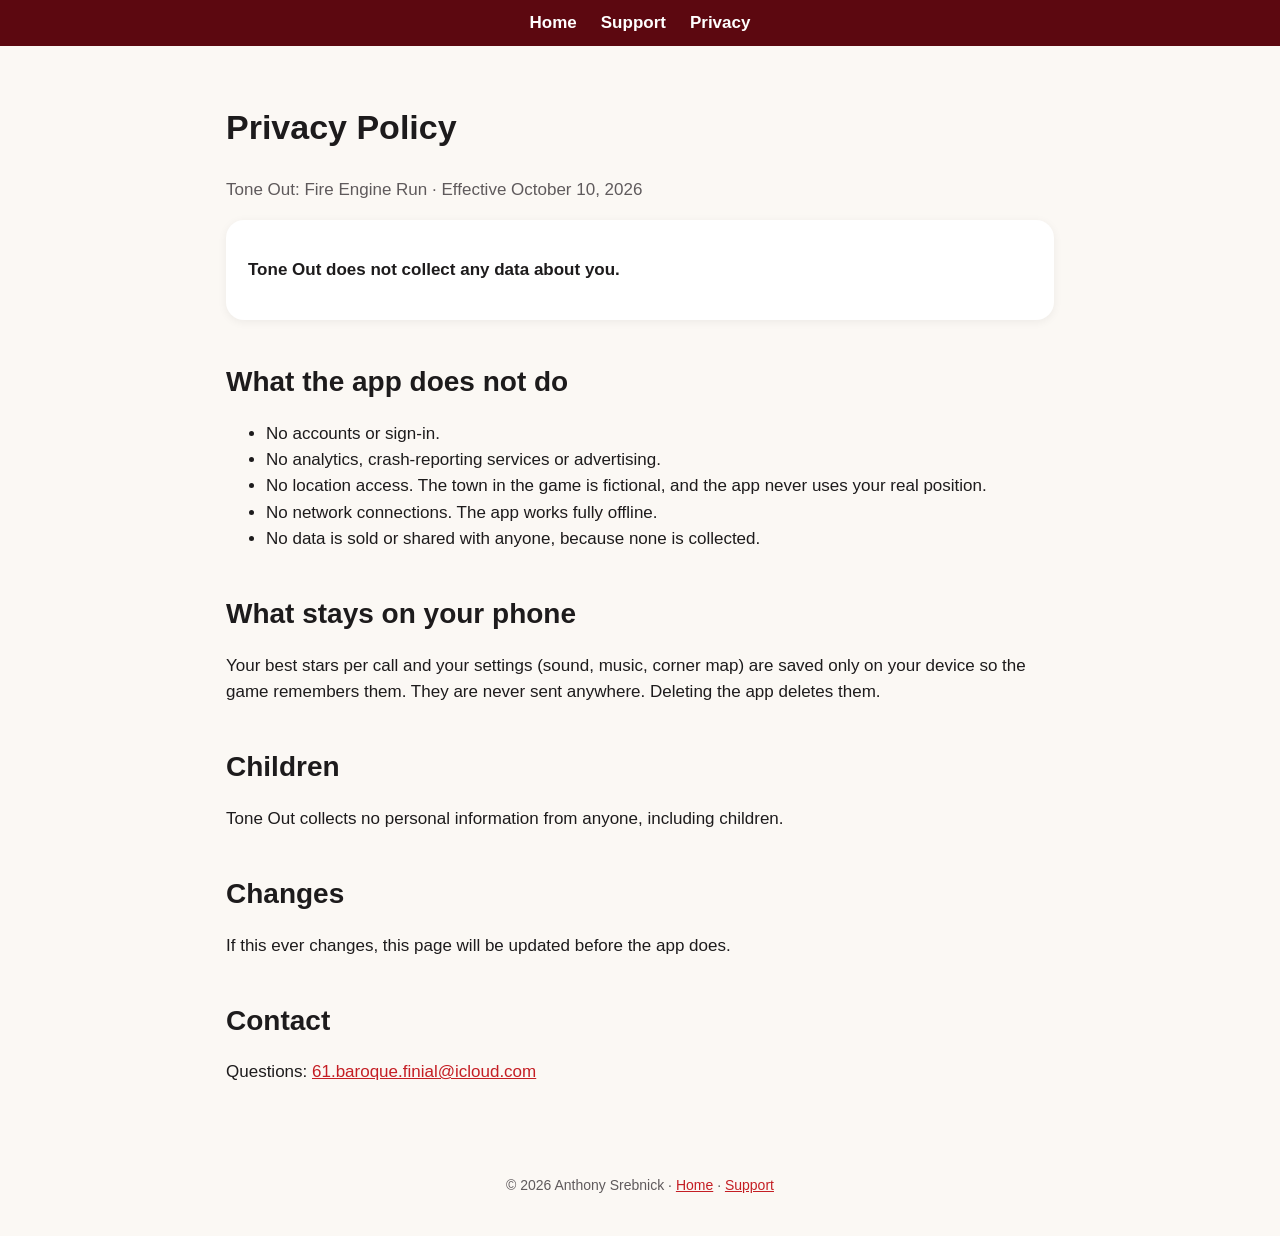
<file: privacy.html>
<!doctype html>
<html lang="en">
<head>
  <meta charset="utf-8">
  <meta name="viewport" content="width=device-width, initial-scale=1">
  <title>Tone Out Privacy Policy</title>
  <link rel="icon" href="img/icon.png">
  <link rel="stylesheet" href="style.css">
</head>
<body>
  <nav class="top"><a href="index.html">Home</a><a href="support.html">Support</a><a href="privacy.html">Privacy</a></nav>
  <main>
    <h1>Privacy Policy</h1>
    <p class="muted">Tone Out: Fire Engine Run · Effective October 10, 2026</p>

    <div class="card">
      <p><strong>Tone Out does not collect any data about you.</strong></p>
    </div>

    <h2>What the app does not do</h2>
    <ul>
      <li>No accounts or sign-in.</li>
      <li>No analytics, crash-reporting services or advertising.</li>
      <li>No location access. The town in the game is fictional, and the app never uses your real position.</li>
      <li>No network connections. The app works fully offline.</li>
      <li>No data is sold or shared with anyone, because none is collected.</li>
    </ul>

    <h2>What stays on your phone</h2>
    <p>Your best stars per call and your settings (sound, music, corner map) are saved only on your device so the game remembers them. They are never sent anywhere. Deleting the app deletes them.</p>

    <h2>Children</h2>
    <p>Tone Out collects no personal information from anyone, including children.</p>

    <h2>Changes</h2>
    <p>If this ever changes, this page will be updated before the app does.</p>

    <h2>Contact</h2>
    <p>Questions: <a href="mailto:61.baroque.finial@icloud.com">61.baroque.finial@icloud.com</a></p>
  </main>
  <footer>© 2026 Anthony Srebnick · <a href="index.html">Home</a> · <a href="support.html">Support</a></footer>
</body>
</html>
</file>
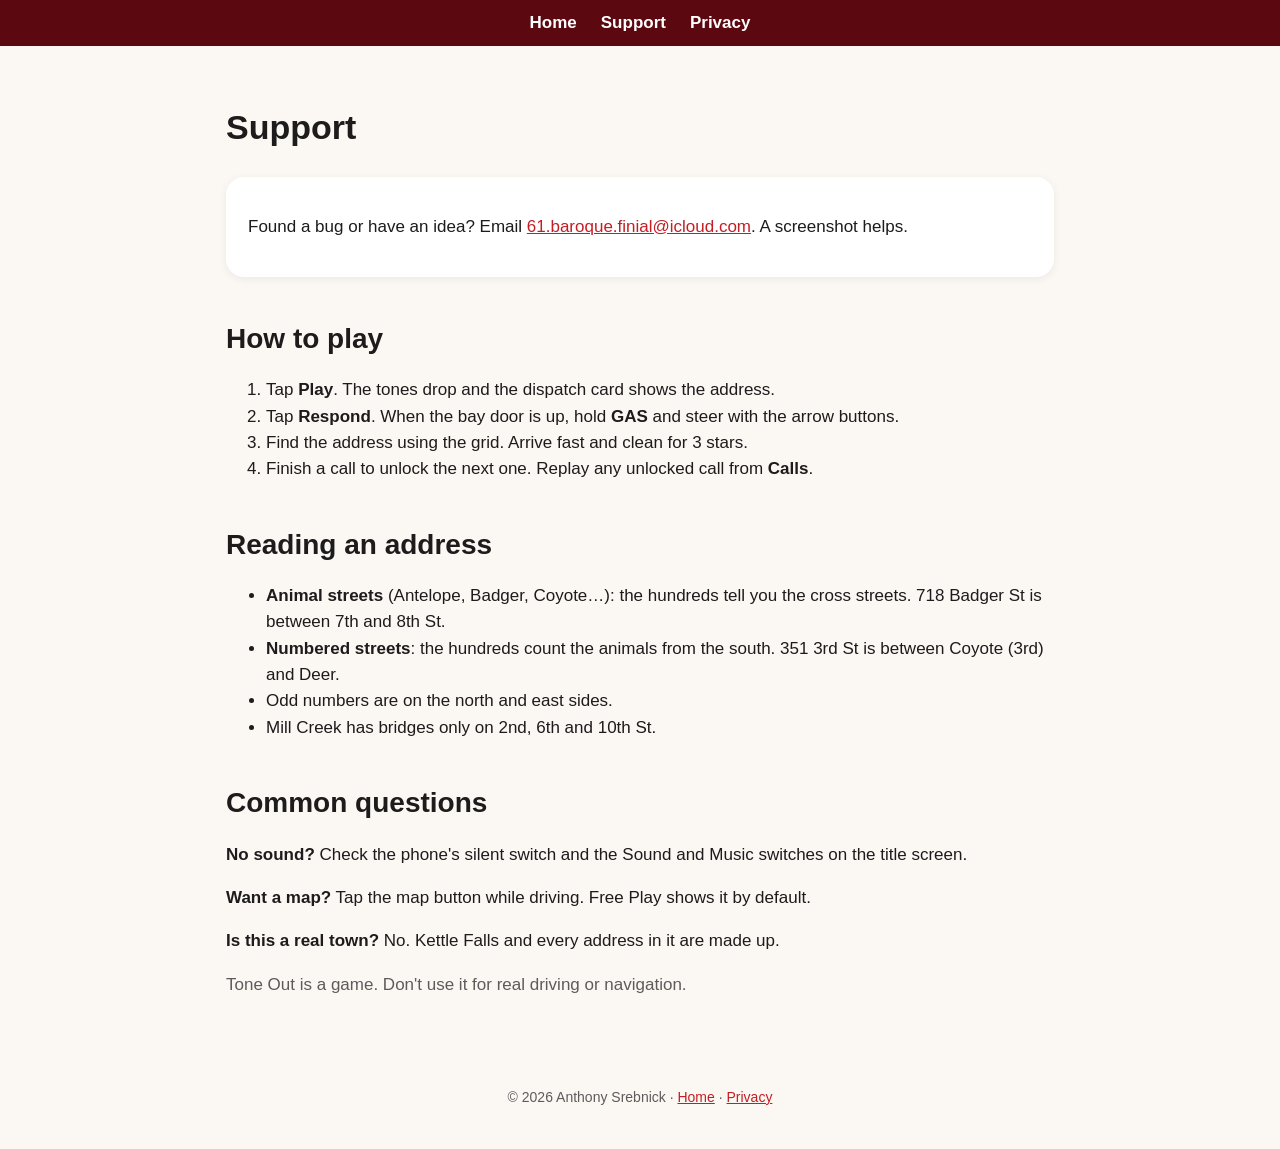
<file: support.html>
<!doctype html>
<html lang="en">
<head>
  <meta charset="utf-8">
  <meta name="viewport" content="width=device-width, initial-scale=1">
  <title>Tone Out Support</title>
  <link rel="icon" href="img/icon.png">
  <link rel="stylesheet" href="style.css">
</head>
<body>
  <nav class="top"><a href="index.html">Home</a><a href="support.html">Support</a><a href="privacy.html">Privacy</a></nav>
  <main>
    <h1>Support</h1>
    <div class="card">
      <p>Found a bug or have an idea? Email <a href="mailto:61.baroque.finial@icloud.com">61.baroque.finial@icloud.com</a>. A screenshot helps.</p>
    </div>

    <h2>How to play</h2>
    <ol>
      <li>Tap <strong>Play</strong>. The tones drop and the dispatch card shows the address.</li>
      <li>Tap <strong>Respond</strong>. When the bay door is up, hold <strong>GAS</strong> and steer with the arrow buttons.</li>
      <li>Find the address using the grid. Arrive fast and clean for 3 stars.</li>
      <li>Finish a call to unlock the next one. Replay any unlocked call from <strong>Calls</strong>.</li>
    </ol>

    <h2>Reading an address</h2>
    <ul>
      <li><strong>Animal streets</strong> (Antelope, Badger, Coyote…): the hundreds tell you the cross streets. 718 Badger St is between 7th and 8th St.</li>
      <li><strong>Numbered streets</strong>: the hundreds count the animals from the south. 351 3rd St is between Coyote (3rd) and Deer.</li>
      <li>Odd numbers are on the north and east sides.</li>
      <li>Mill Creek has bridges only on 2nd, 6th and 10th St.</li>
    </ul>

    <h2>Common questions</h2>
    <p><strong>No sound?</strong> Check the phone's silent switch and the Sound and Music switches on the title screen.</p>
    <p><strong>Want a map?</strong> Tap the map button while driving. Free Play shows it by default.</p>
    <p><strong>Is this a real town?</strong> No. Kettle Falls and every address in it are made up.</p>

    <p class="muted">Tone Out is a game. Don't use it for real driving or navigation.</p>
  </main>
  <footer>© 2026 Anthony Srebnick · <a href="index.html">Home</a> · <a href="privacy.html">Privacy</a></footer>
</body>
</html>
</file>
<file: style.css>
:root {
  --red: #c41e24;
  --red-dark: #5c0810;
  --ink: #1d1b1c;
  --muted: #5f5a5c;
  --paper: #fbf8f4;
  --card: #ffffff;
  --amber: #ffc43c;
}
@media (prefers-color-scheme: dark) {
  :root { --ink: #f3eeea; --muted: #b9b1ad; --paper: #151213; --card: #221d1e; }
}
* { box-sizing: border-box; }
body {
  margin: 0;
  font: 17px/1.55 -apple-system, BlinkMacSystemFont, "Segoe UI", Roboto, Helvetica, Arial, sans-serif;
  color: var(--ink);
  background: var(--paper);
}
a { color: var(--red); }
header.hero {
  background: linear-gradient(180deg, var(--red), var(--red-dark));
  color: #fff;
  text-align: center;
  padding: 56px 16px 64px;
}
header.hero img.icon { width: 112px; height: 112px; border-radius: 26px; box-shadow: 0 10px 30px rgba(0,0,0,.35); }
header.hero h1 { font-size: 44px; margin: 18px 0 6px; letter-spacing: -0.5px; }
header.hero p { font-size: 20px; margin: 0 auto; max-width: 560px; opacity: .92; }
.badge {
  display: inline-block; margin-top: 24px; padding: 12px 22px; border-radius: 999px;
  background: #fff; color: var(--red-dark); font-weight: 700; text-decoration: none;
}
nav.top { background: var(--red-dark); text-align: center; padding: 10px 16px; }
nav.top a { color: #fff; margin: 0 12px; text-decoration: none; font-weight: 600; }
main { max-width: 860px; margin: 0 auto; padding: 32px 16px 48px; }
h2 { font-size: 28px; margin: 40px 0 10px; }
.shots { display: flex; gap: 16px; overflow-x: auto; padding: 8px 0 16px; }
.shots img { width: 240px; max-width: 70vw; border-radius: 22px; box-shadow: 0 8px 24px rgba(0,0,0,.18); flex: 0 0 auto; }
.card { background: var(--card); border-radius: 18px; padding: 20px 22px; margin: 16px 0; box-shadow: 0 2px 10px rgba(0,0,0,.06); }
.muted { color: var(--muted); }
footer { text-align: center; color: var(--muted); font-size: 14px; padding: 24px 16px 40px; }
</file>
<file: boxalarm/style.css>
:root {
  --amber: #f5b14c;
  --amber-ink: #3a2606;
  --navy: #0b111b;
  --navy-2: #151d2b;
  --ink: #1b1e24;
  --muted: #5d636e;
  --paper: #f6f4f0;
  --card: #ffffff;
  --line: rgba(0,0,0,.08);
  --accent: #a8640a;
}
@media (prefers-color-scheme: dark) {
  :root { --ink: #eef0f3; --muted: #a3a9b3; --paper: #0e131c; --card: #171e2a; --line: rgba(255,255,255,.08); --accent: #f5b14c; }
}
* { box-sizing: border-box; }
html { scroll-behavior: smooth; }
body {
  margin: 0;
  font: 17px/1.6 -apple-system, BlinkMacSystemFont, "Segoe UI", Roboto, Helvetica, Arial, sans-serif;
  color: var(--ink);
  background: var(--paper);
}
a { color: var(--accent); }
img { display: block; }

header.hero {
  background: radial-gradient(120% 90% at 50% 0%, #22324a 0%, var(--navy) 70%);
  color: #fff;
  text-align: center;
  padding: 64px 16px 56px;
}
.mark {
  width: 84px; height: 84px; margin: 0 auto; border-radius: 22px;
  background: var(--amber); color: var(--amber-ink);
  display: grid; place-items: center; font-weight: 800; font-size: 30px; letter-spacing: -1px;
  box-shadow: 0 10px 30px rgba(0,0,0,.4);
}
header.hero h1 { font-size: 46px; margin: 18px 0 6px; letter-spacing: -0.5px; }
header.hero .lede { font-size: 21px; margin: 0 auto; max-width: 620px; opacity: .92; }
.badge { text-decoration: none;
  display: inline-block; margin-top: 24px; padding: 10px 20px; border-radius: 999px;
  background: var(--amber); color: var(--amber-ink); font-weight: 700; font-size: 15px;
}
.hero-shots { display: flex; justify-content: center; gap: 18px; margin: 40px auto 0; max-width: 900px; }
.hero-shots img { width: 220px; max-width: 30vw; border-radius: 26px; box-shadow: 0 16px 40px rgba(0,0,0,.5); }
.hero-shots img:nth-child(2) { transform: translateY(-16px); }

nav.top {
  position: sticky; top: 0; z-index: 5;
  background: rgba(11,17,27,.94); backdrop-filter: blur(8px);
  display: flex; justify-content: center; flex-wrap: wrap; gap: 4px 18px; padding: 10px 16px;
}
nav.top a { color: #fff; text-decoration: none; font-weight: 600; font-size: 15px; }
nav.top a:hover { color: var(--amber); }

main { max-width: 980px; margin: 0 auto; padding: 24px 16px 48px; }
section { padding-top: 24px; scroll-margin-top: 64px; }
h2 { font-size: 32px; margin: 40px 0 8px; letter-spacing: -0.3px; }
h3 { font-size: 21px; margin: 0 0 6px; }
.kicker { text-transform: uppercase; letter-spacing: .12em; font-size: 13px; font-weight: 700; color: var(--accent); margin: 48px 0 0; }
.kicker + h2 { margin-top: 4px; }
.intro { font-size: 19px; max-width: 720px; }
.muted { color: var(--muted); }

.shots { display: flex; gap: 16px; overflow-x: auto; padding: 12px 2px 20px; scroll-snap-type: x mandatory; }
.shots figure { margin: 0; flex: 0 0 auto; width: 230px; max-width: 68vw; scroll-snap-align: start; }
.shots img, .feature img, .wide img {
  width: 100%; height: auto; border-radius: 22px; box-shadow: 0 8px 24px rgba(0,0,0,.2); cursor: zoom-in;
}
figcaption { font-size: 14px; color: var(--muted); margin-top: 10px; line-height: 1.45; }

.stats { display: grid; grid-template-columns: repeat(4, 1fr); gap: 12px; margin: 28px 0 8px; }
.stat { background: var(--card); border: 1px solid var(--line); border-radius: 16px; padding: 16px; }
.stat b { display: block; font-size: 30px; line-height: 1.1; color: var(--accent); }
.stat span { font-size: 14px; color: var(--muted); }

.feature {
  display: grid; grid-template-columns: 220px 1fr; gap: 28px; align-items: center;
  background: var(--card); border: 1px solid var(--line); border-radius: 22px; padding: 22px; margin: 18px 0;
}
.feature.pair { grid-template-columns: 220px 220px 1fr; }
.feature p { margin: 0 0 10px; }
.feature ul { margin: 6px 0 0; padding-left: 20px; }
.feature li { margin: 4px 0; }
.tag {
  display: inline-block; font-size: 12px; font-weight: 700; letter-spacing: .08em; text-transform: uppercase;
  color: var(--accent); margin-bottom: 4px;
}

.card { background: var(--card); border: 1px solid var(--line); border-radius: 18px; padding: 20px 22px; margin: 16px 0; }
.grid2 { display: grid; grid-template-columns: 1fr 1fr; gap: 16px; }
.grid2 .card { margin: 0; }
.wide { display: grid; grid-template-columns: 1.15fr 1fr; gap: 18px; align-items: start; margin: 18px 0; }

.limits { border-left: 4px solid var(--amber); }
footer { text-align: center; color: var(--muted); font-size: 14px; padding: 24px 16px 48px; }

dialog.zoom { border: 0; padding: 0; background: transparent; max-width: 96vw; max-height: 96vh; }
dialog.zoom::backdrop { background: rgba(0,0,0,.85); }
dialog.zoom img { max-width: 96vw; max-height: 92vh; width: auto; border-radius: 18px; cursor: zoom-out; }

@media (max-width: 760px) {
  header.hero h1 { font-size: 38px; }
  header.hero .lede { font-size: 18px; }
  .hero-shots img { max-width: 29vw; border-radius: 16px; }
  .stats { grid-template-columns: repeat(2, 1fr); }
  .feature, .feature.pair { grid-template-columns: 1fr 1fr; gap: 14px; }
  .feature > div { grid-column: 1 / -1; }
  .feature:not(.pair) > img { grid-column: 1 / 2; }
  .grid2, .wide { grid-template-columns: 1fr; }
  h2 { font-size: 27px; }
}

.signup { display: grid; gap: 8px; max-width: 560px; }
.signup label { font-weight: 600; font-size: 15px; margin-top: 8px; }
.signup input {
  font: inherit; padding: 12px 14px; border-radius: 12px; border: 1px solid var(--line);
  background: var(--paper); color: var(--ink); width: 100%;
}
.signup input:focus, .signup .send:focus-visible, .signup-done button:focus-visible { outline: 3px solid var(--amber); outline-offset: 2px; }
.signup button, .signup .send, .signup-done button {
  display: inline-block; text-decoration: none; text-align: center;
  font: inherit; font-weight: 700; margin-top: 12px; padding: 13px 20px; border: 0; border-radius: 999px;
  background: var(--amber); color: var(--amber-ink); cursor: pointer; justify-self: start;
}
.signup .hint { font-size: 14px; color: var(--muted); margin: 2px 0 0; }
.signup .error { color: #d9483b; font-weight: 600; margin: 4px 0 0; }
.signup-done { max-width: 560px; }
.signup-done pre { white-space: pre-wrap; background: var(--paper); border-radius: 12px; padding: 12px 14px; font-size: 14px; }
[hidden] { display: none !important; }
</file>
